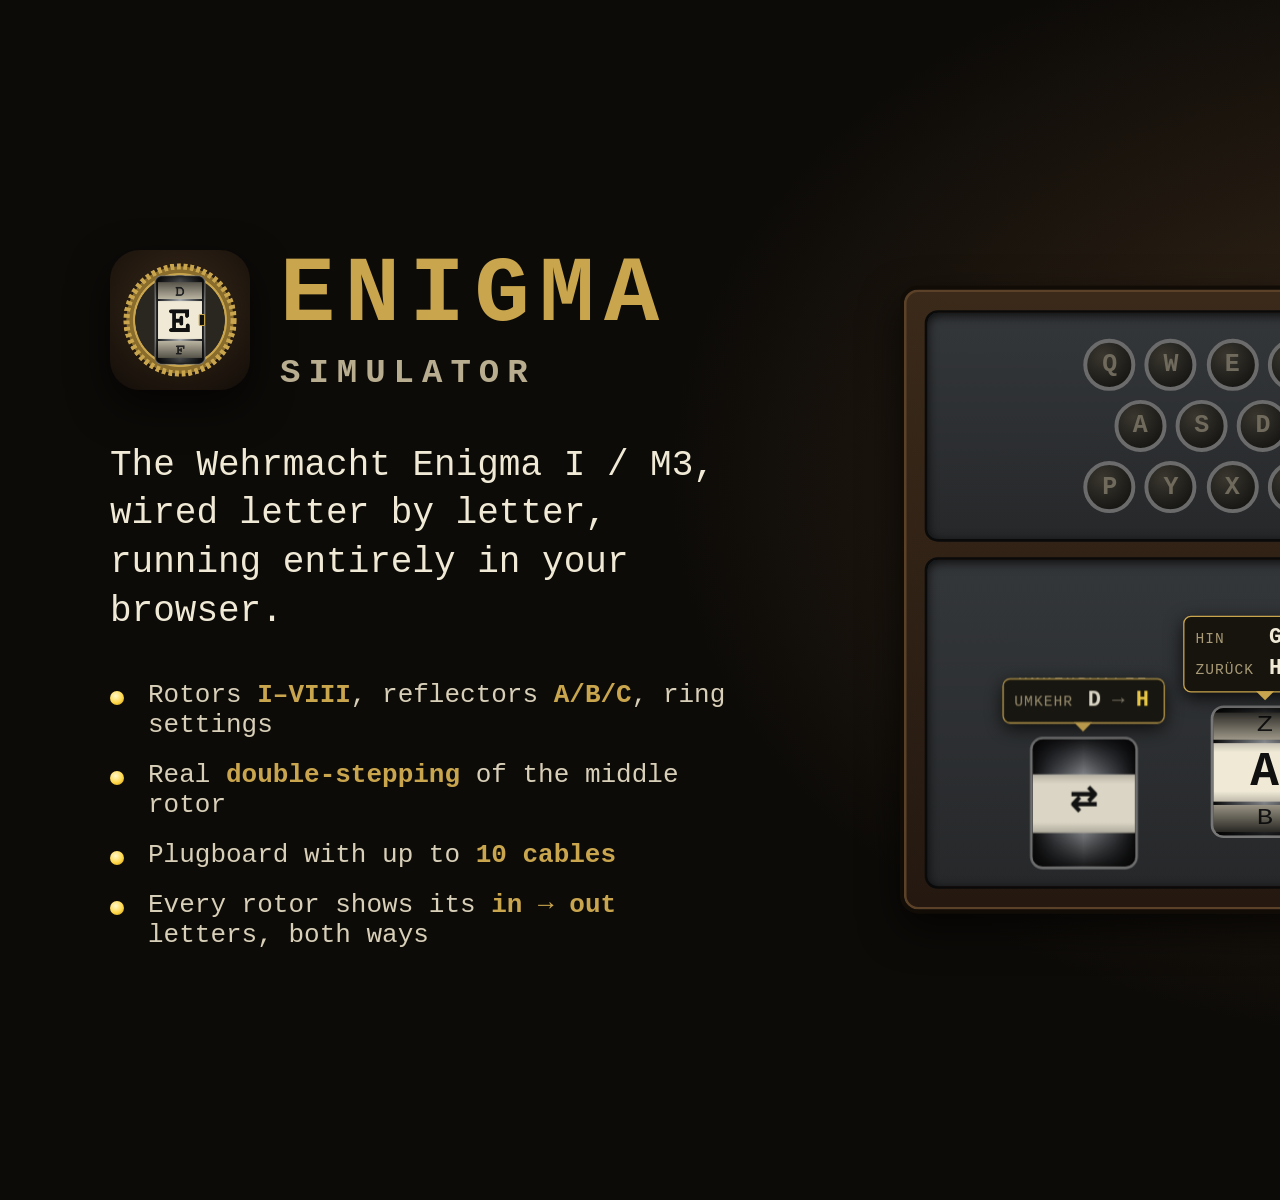
<file: tools/banner.html>
<!DOCTYPE html>
<!--
  The README banner (images/banner.png), 1920x1200. The machine on the right uses the app's own
  markup and stylesheet, frozen on the letter E (lamp N lit, rotor popups open).
  Render it with:  powershell -File tools\make-banner.ps1
-->
<html lang="en">
<head>
<meta charset="utf-8" />
<title>Enigma Simulator banner</title>
<link rel="stylesheet" href="../src/EnigmaSimulator/wwwroot/css/app.css" />
<style>
    html, body { width: 1920px; height: 1200px; overflow: hidden; }
    body {
        margin: 0;
        background: radial-gradient(1100px 800px at 75% 40%, #3b2a1a, transparent 70%), #0d0b08;
        display: flex;
        align-items: center;
        justify-content: space-between;
        padding: 0 110px 0 110px;
        box-sizing: border-box;
    }
    .pitch { max-width: 640px; }
    .brand { display: flex; align-items: center; gap: 30px; }
    .brand img { width: 140px; height: 140px; border-radius: 30px; box-shadow: 0 16px 40px #000a; }
    .brand h1 { margin: 0; font-size: 92px; letter-spacing: .6rem; line-height: 1; }
    .brand h1 small { display: block; font-size: 34px; letter-spacing: .5rem; color: #b9ad90; margin-top: 14px; }
    .tagline { margin: 52px 0 0; font-size: 36px; line-height: 1.35; color: #efe9d6; }
    .features { margin: 44px 0 0; padding: 0; list-style: none; display: grid; gap: 20px; }
    .features li { position: relative; padding-left: 38px; font-size: 26px; color: #d8cfb8; }
    .features li::before { content: ""; position: absolute; left: 0; top: 11px; width: 14px; height: 14px;
        border-radius: 50%; background: radial-gradient(circle at 40% 35%, #fffbd0, #ffd84a 55%, #c8940c); }
    .features em { font-style: normal; color: var(--brass); font-weight: bold; }

    .machine { flex: none; width: 700px; transform: scale(1.3); transform-origin: center right; }
    .machine .case { gap: .7rem; }
    .machine .rotors { padding-top: 5.6rem; }
    .machine .row { gap: .45rem; }
    .machine .lamp { width: 40px; height: 40px; }
</style>
</head>
<body>
    <div class="pitch">
        <div class="brand">
            <img src="../src/EnigmaSimulator/wwwroot/icons/icon-512.png" alt="" />
            <h1>ENIGMA<small>SIMULATOR</small></h1>
        </div>
        <p class="tagline">The Wehrmacht Enigma I / M3, wired letter by letter, running entirely in your browser.</p>
        <ul class="features">
            <li>Rotors <em>I–VIII</em>, reflectors <em>A/B/C</em>, ring settings</li>
            <li>Real <em>double-stepping</em> of the middle rotor</li>
            <li>Plugboard with up to <em>10 cables</em></li>
            <li>Every rotor shows its <em>in → out</em> letters, both ways</li>
        </ul>
    </div>

    <div class="machine">
        <div class="case">
            <section class="panel lamps">
                <div class="row"><div class="lamp">Q</div><div class="lamp">W</div><div class="lamp">E</div><div class="lamp">R</div><div class="lamp">T</div><div class="lamp">Z</div><div class="lamp">U</div><div class="lamp">I</div><div class="lamp">O</div></div>
                <div class="row"><div class="lamp">A</div><div class="lamp">S</div><div class="lamp">D</div><div class="lamp">F</div><div class="lamp">G</div><div class="lamp">H</div><div class="lamp">J</div><div class="lamp">K</div></div>
                <div class="row"><div class="lamp">P</div><div class="lamp">Y</div><div class="lamp">X</div><div class="lamp">C</div><div class="lamp">V</div><div class="lamp">B</div><div class="lamp lit">N</div><div class="lamp">M</div><div class="lamp">L</div></div>
            </section>
            <section class="panel rotors">
                <div class="rotor-col reflector">
                    <div class="cap">Umkehrwalze</div>
                    <div class="drum-wrap">
                        <div class="drum fixed"><div class="cur">⇄</div></div>
                        <div class="pass show"><div class="pass-row"><small>Umkehr</small><b>D</b><span>→</span><b class="o">H</b></div></div>
                    </div>
                </div>
                <div class="rotor-col">
                    <div class="cap">Walze links</div>
                    <div class="drum-wrap">
                        <div class="drum"><div class="adj">Z</div><div class="cur">A</div><div class="adj">B</div></div>
                        <div class="pass show">
                            <div class="pass-row"><small>hin</small><b>G</b><span>→</span><b class="o">D</b></div>
                            <div class="pass-row"><small>zurück</small><b>H</b><span>→</span><b class="o">P</b></div>
                        </div>
                    </div>
                </div>
                <div class="rotor-col">
                    <div class="cap">Walze Mitte</div>
                    <div class="drum-wrap">
                        <div class="drum"><div class="adj">Z</div><div class="cur">A</div><div class="adj">B</div></div>
                        <div class="pass show">
                            <div class="pass-row"><small>hin</small><b>R</b><span>→</span><b class="o">G</b></div>
                            <div class="pass-row"><small>zurück</small><b>P</b><span>→</span><b class="o">U</b></div>
                        </div>
                    </div>
                </div>
                <div class="rotor-col">
                    <div class="cap">Walze rechts</div>
                    <div class="drum-wrap">
                        <div class="drum"><div class="adj">F</div><div class="cur">G</div><div class="adj">H</div></div>
                        <div class="pass show">
                            <div class="pass-row"><small>hin</small><b>E</b><span>→</span><b class="o">R</b></div>
                            <div class="pass-row"><small>zurück</small><b>U</b><span>→</span><b class="o">N</b></div>
                        </div>
                    </div>
                </div>
            </section>
        </div>
    </div>
</body>
</html>
</file>
<file: src/EnigmaSimulator/wwwroot/css/app.css>
:root { --brass:#c9a54e; --ink:#101010; --wood:#2a1d12; --steel:#3a3d40; --step-h:1.25rem; }
* { box-sizing: border-box; }
html, body { margin:0; background:#14110d radial-gradient(ellipse at top,#2b2218,#0d0b08 70%); color:#e6dcc6;
  font-family: "Courier New", ui-monospace, monospace; min-height:100vh; }
/* startup progress ring (index.html) */
.loading-progress { position:absolute; display:block; width:8rem; height:8rem; inset:20vh 0 auto 0; margin:0 auto; }
.loading-progress circle { fill:none; stroke:#3a3d40; stroke-width:.6rem; transform-origin:50% 50%; transform:rotate(-90deg); }
.loading-progress circle:last-child { stroke:var(--brass);
  stroke-dasharray:calc(3.141 * var(--blazor-load-percentage, 0%) * 0.8), 500%; transition:stroke-dasharray .05s ease-in-out; }
.loading-progress-text { position:absolute; text-align:center; font-weight:bold; color:var(--brass); inset:calc(20vh + 3.25rem) 0 auto .2rem; }
.loading-progress-text:after { content:var(--blazor-load-percentage-text, "Lädt"); }
#blazor-error-ui { display:none; position:fixed; bottom:0; left:0; right:0; background:#7a1f1f; padding:.6rem 1rem; z-index:10; }
#blazor-error-ui .dismiss { float:right; cursor:pointer; }

.enigma-root { max-width: 980px; margin:0 auto; padding:1rem; outline:none; user-select:none; }
h1 { margin:.2rem 0 1rem; letter-spacing:.5rem; color:var(--brass); font-size:1.8rem; }
h1 span { font-size:.8rem; letter-spacing:.1rem; color:#9c8f73; margin-left:.8rem; }

.case { background:linear-gradient(#3b2a1a,#241810); border:3px solid #120c07; border-radius:14px;
  padding:1rem; box-shadow:0 12px 30px #000a, inset 0 0 0 2px #5a4128; display:grid; gap:.8rem; }
.panel { background:#1b1c1e; border:2px solid #0a0a0a; border-radius:10px; padding:.8rem;
  box-shadow: inset 0 2px 8px #000c; }
.case > .panel { background:linear-gradient(#34373a,#26282a); }
.cap { color:#b9ad90; font-size:.75rem; text-transform:uppercase; letter-spacing:.12rem; margin-bottom:.3rem; }
.cap.small { font-size:.62rem; margin-top:.5rem; }
.cap.wiring { letter-spacing:0; font-size:.5rem; word-break:break-all; opacity:.55; max-width:7.5rem; }
.hint { color:#8d836d; font-size:.72rem; margin-left:.6rem; text-transform:none; letter-spacing:0; }

.row { display:flex; justify-content:center; gap:.55rem; margin:.45rem 0; }

/* lamps */
.lamp { width:46px; height:46px; border-radius:50%; background:radial-gradient(circle at 35% 30%,#3a372f,#0d0d0c);
  border:3px solid #6b6b6b; display:grid; place-items:center; color:#6f6a5c; font-weight:bold; font-size:1.2rem; }
.lamp.lit { background:radial-gradient(circle at 40% 35%,#fffbd0,#ffd84a 55%,#c8940c);
  color:#2a1d00; box-shadow:0 0 22px 8px #ffcf3acc, 0 0 3px 1px #fff8; }

/* rotors */
.rotors { display:flex; justify-content:center; gap:1.2rem; align-items:flex-start; }
.rotor-col { display:flex; flex-direction:column; align-items:center; gap:.25rem; min-width:7.5rem; }
.rotor-col.reflector { opacity:.9; }
.sel { background:#111; color:#e6dcc6; border:1px solid #555; border-radius:4px; padding:.15rem .3rem; font:inherit; }
.sel.ring { font-size:.75rem; }
.step { width:3.4rem; height:var(--step-h); padding:0; line-height:1; background:#2b2d30; color:var(--brass); border:1px solid #666; border-radius:4px; cursor:pointer; }
.step:hover { background:#3c3f43; }
/* the reflector has no ▲ button: push its drum down by one button + one column gap so it lines up with the rotor drums */
.rotor-col.reflector .drum-wrap { margin-top:calc(var(--step-h) + .25rem); }
.drum { position:relative; width:5.2rem; height:6.4rem; border-radius:10px; overflow:hidden; display:flex; flex-direction:column;
  align-items:center; justify-content:center; border:2px solid #777;
  background:linear-gradient(90deg,#0b0b0b,#4a4d52 20%,#a5a8ad 50%,#4a4d52 80%,#0b0b0b); }
.drum::before, .drum::after { content:""; position:absolute; left:0; right:0; height:35%; pointer-events:none; z-index:2; }
.drum::before { top:0; background:linear-gradient(#000d,#0000); }
.drum::after { bottom:0; background:linear-gradient(#0000,#000d); }
.drum .cur { font-size:2.3rem; font-weight:bold; color:#101010; background:#efe9d6; width:100%; text-align:center; line-height:2.8rem; z-index:1; }
.drum .adj { font-size:1.3rem; color:#222; background:#cfc8b3; width:100%; text-align:center; line-height:1.6rem; transform:scaleY(.8); }
.drum.fixed .cur { font-size:1.6rem; }
.drum .notch { position:absolute; right:0; top:50%; width:.7rem; height:1rem; margin-top:-.5rem; background:#111;
  border-radius:3px 0 0 3px; z-index:3; box-shadow:0 0 0 1px var(--brass); }

/* rotor in/out popup */
.drum-wrap { position:relative; }
.pass { position:absolute; bottom:calc(100% + 10px); left:50%; transform:translate(-50%,4px); z-index:10;
  background:#17140e; border:1px solid var(--brass); border-radius:6px; padding:.3rem .5rem; white-space:nowrap;
  box-shadow:0 4px 14px #000c; pointer-events:none; opacity:0; transition:opacity .25s, transform .25s; }
.pass::after { content:""; position:absolute; top:100%; left:50%; margin-left:-7px;
  border:7px solid transparent; border-top-color:var(--brass); }
.pass.show, .drum-wrap:hover .pass { opacity:1; transform:translate(-50%,0); }
.pass-row { display:grid; grid-template-columns:3.2rem 1rem 1rem 1rem; align-items:baseline; gap:.15rem; line-height:1.35rem; }
.pass-row small { color:#a89a76; font-size:.7rem; text-transform:uppercase; letter-spacing:.05rem; }
.pass-row b { color:#efe9d6; font-size:1.05rem; text-align:center; }
.pass-row b.o { color:#ffd84a; }
.pass-row span { color:#8a8170; text-align:center; }

/* keyboard */
.key { width:46px; height:46px; border-radius:50%; background:radial-gradient(circle at 35% 30%,#555,#111);
  border:4px solid #bfbfbf; display:grid; place-items:center; color:#f3f3f3; font-weight:bold; font-size:1.15rem;
  cursor:pointer; box-shadow:0 4px 0 #000, 0 5px 6px #0008; touch-action:none; }
.key.down, .key:active { transform:translateY(3px); box-shadow:0 1px 0 #000; background:radial-gradient(circle at 35% 30%,#777,#222); }

/* plugboard */
.board { width:100%; height:auto; display:block; background:#202224; border-radius:8px; }
.socket { cursor:pointer; }
.socket .ring { fill:#b08d3c; stroke:#5d4818; stroke-width:2; }
.socket .hole { fill:#0b0b0b; stroke:#000; }
.socket .lbl { fill:#e9dfc7; font-size:13px; font-weight:bold; text-anchor:middle; }
.socket:hover .ring { fill:#d3ab4d; }
.socket.used .hole { fill:#222; }
.socket.pending .ring { fill:#fff1b8; stroke:#ff9d00; stroke-width:3; }
.cable { fill:none; stroke-width:5; stroke-linecap:round; pointer-events:none; opacity:.95; filter:drop-shadow(0 2px 1px #000a); }
.buttons { display:flex; flex-wrap:wrap; gap:.5rem; align-items:center; margin-top:.6rem; }
.btn { background:#2d2f33; color:var(--brass); border:1px solid #6d6d6d; border-radius:5px; padding:.35rem .7rem; font:inherit; cursor:pointer; }
.btn:hover { background:#3f4247; }

/* path + tapes */
.chips { display:flex; flex-wrap:wrap; align-items:center; gap:.25rem; }
.chip { background:#272a2e; border:1px solid #555; border-radius:6px; padding:.2rem .45rem; text-align:center; min-width:4.2rem; }
.chip small { display:block; font-size:.55rem; color:#a79b80; }
.chip b { font-size:1.2rem; color:#fff1b8; }
.chip.refl { border-color:var(--brass); background:#3a3220; }
.chip.out { border-color:#ffd84a; background:#44390f; }
.arrow { color:#7d7358; }
.panel.path, .panel.tapes { margin-top:.8rem; }
.tape-row { display:flex; gap:.8rem; align-items:baseline; background:#e9e0c4; color:#222; border-radius:4px; padding:.35rem .6rem; margin:.3rem 0; }
.tape-row .cap { color:#6b5f44; min-width:6.5rem; margin:0; }
.tape-row code { word-break:break-all; letter-spacing:.12rem; font-size:1.05rem; min-height:1.4rem; }
.tape-row code.cipher { color:#7a1d1d; font-weight:bold; }
.bulk { flex:1 1 20rem; background:#111; color:#e6dcc6; border:1px solid #555; border-radius:4px; font:inherit; padding:.3rem; }

@media (max-width:700px) {
  .lamp,.key { width:34px; height:34px; font-size:.9rem; border-width:3px; }
  .row { gap:.3rem; } .rotors { gap:.4rem; } .rotor-col { min-width:5rem; }
  .drum { width:4rem; } h1 { letter-spacing:.2rem; font-size:1.3rem; }
}

/* footer */
.credits { text-align:center; color:#6f6654; font-size:.7rem; margin:1.2rem 0 .4rem; }
.enigma-root a { color:var(--brass); }
</file>
